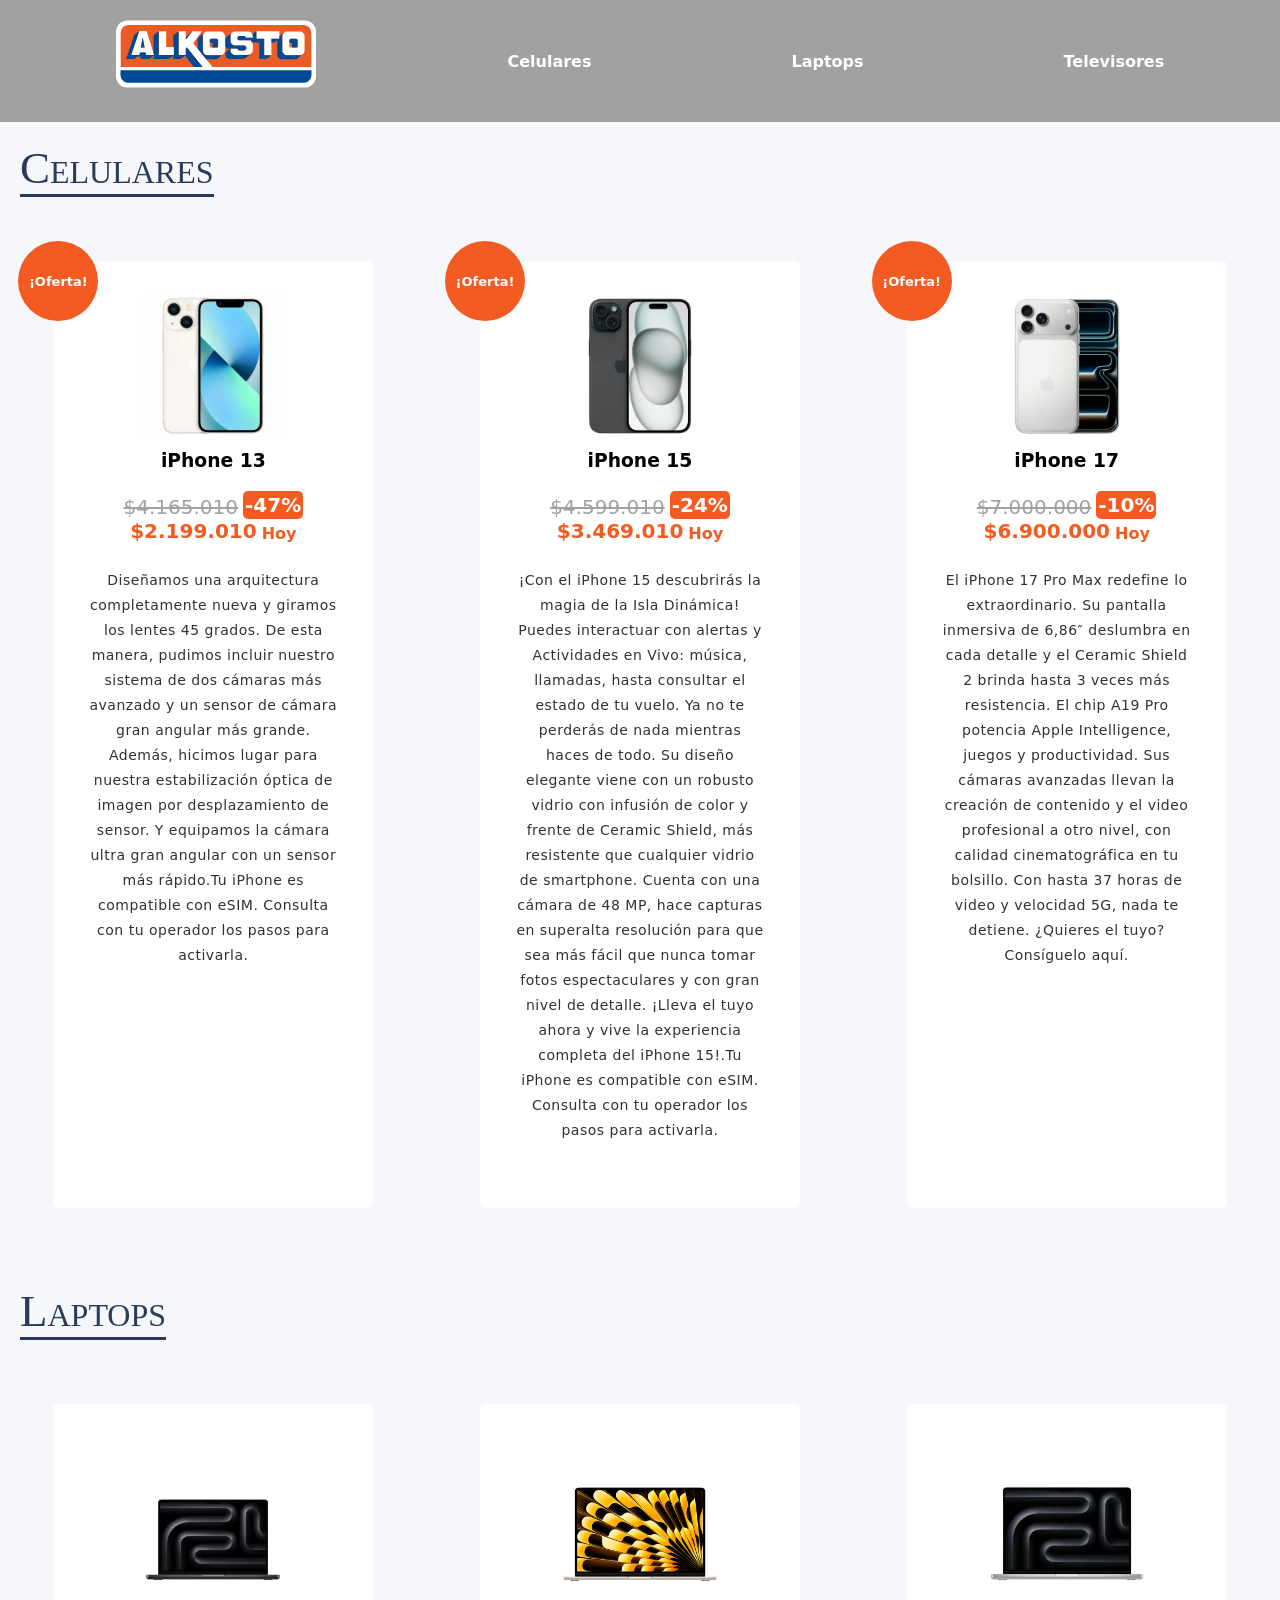
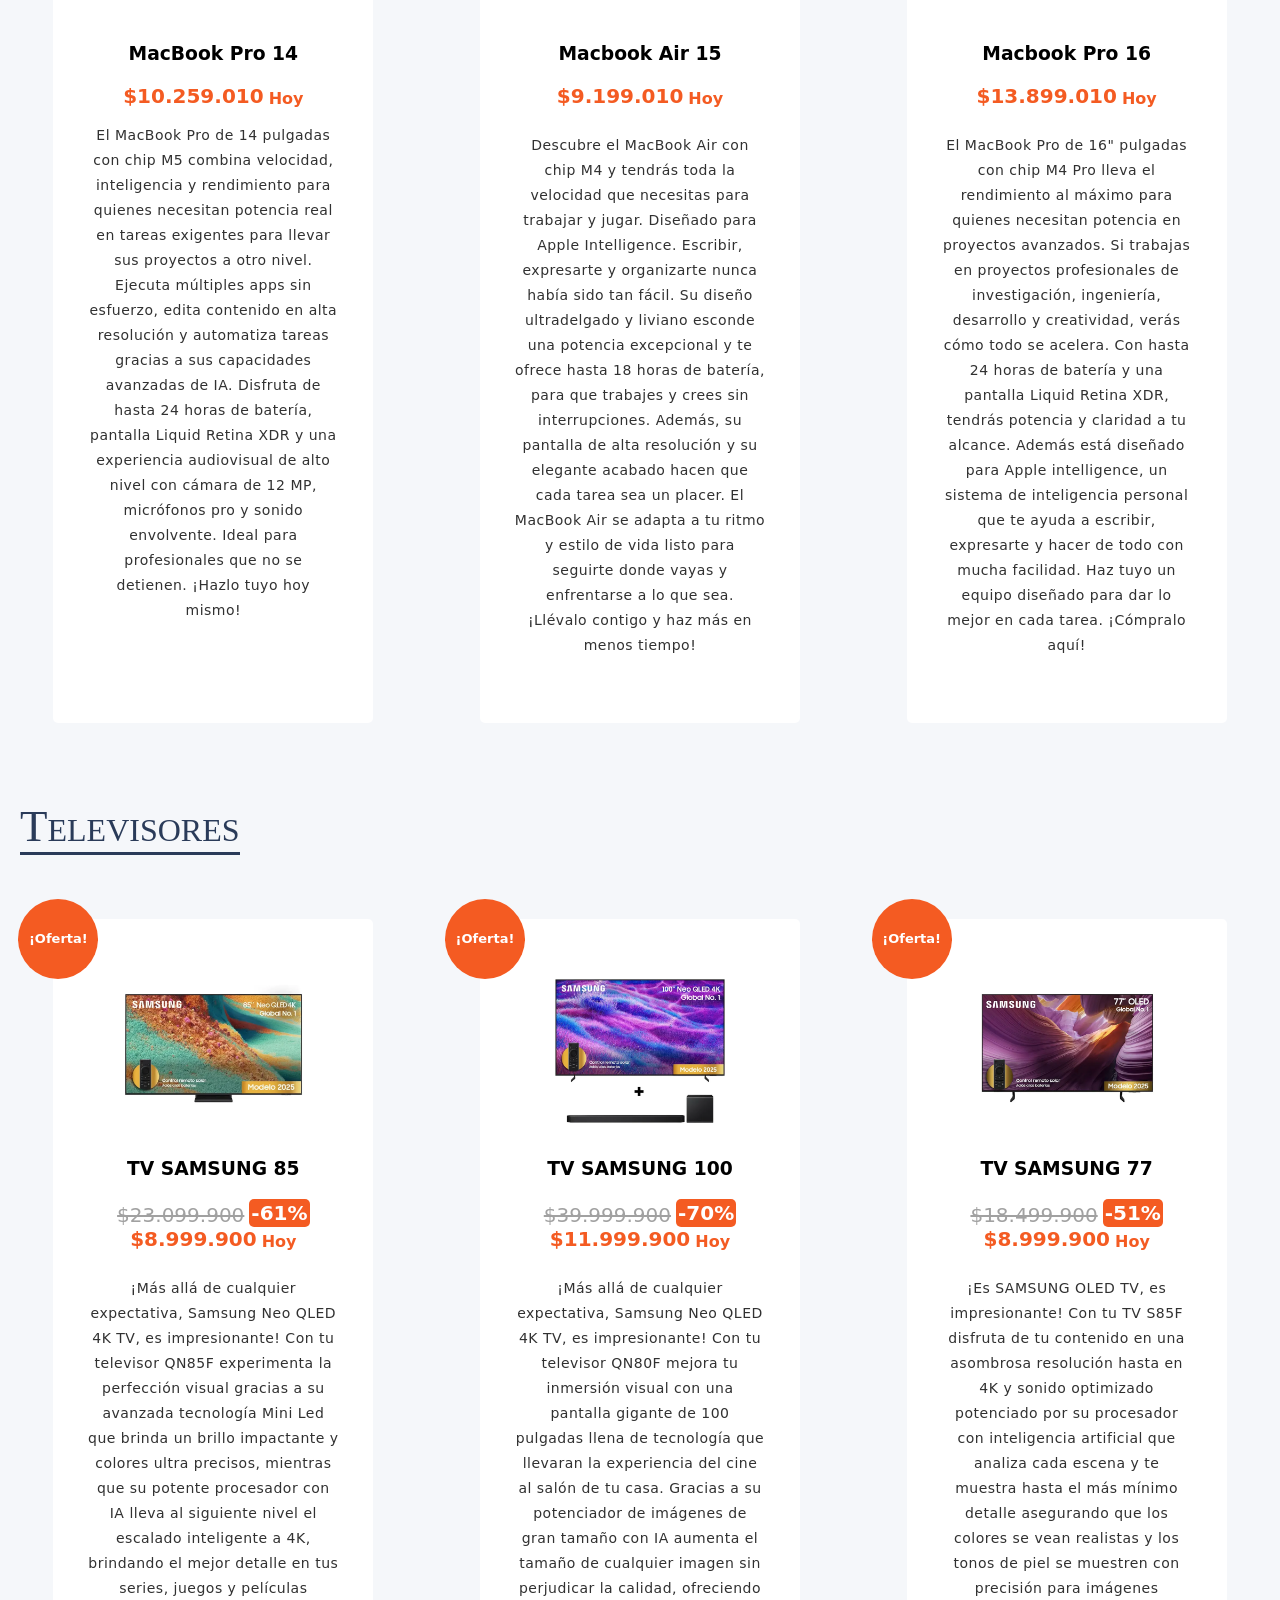
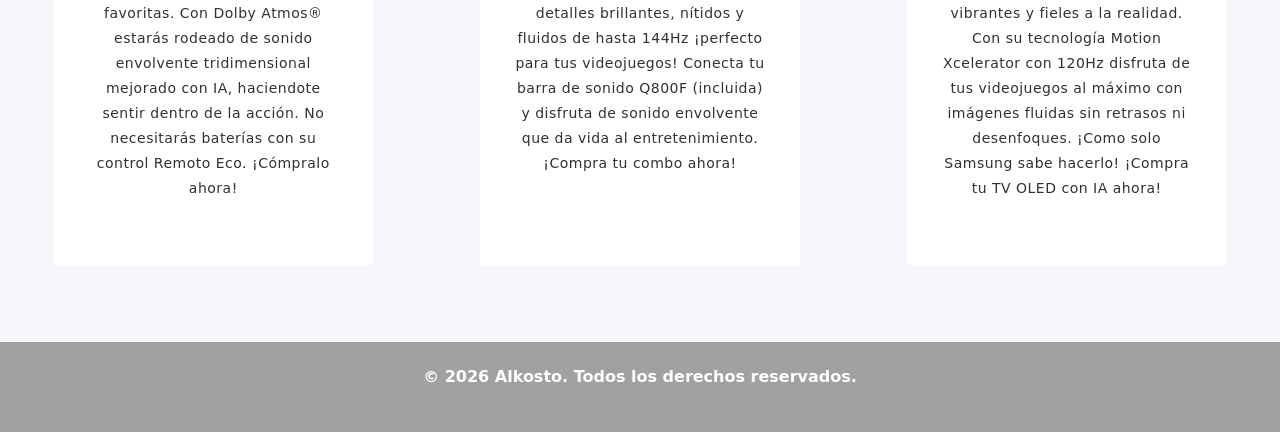
<file: A3Ejercicio/Index.html>
<!DOCTYPE html>
<html lang="en">

<head>
    <meta charset="UTF-8" />
    <meta name="viewport" content="width=device-width, initial-scale=1.0" />
    <link href="https://fonts.googleapis.com/css2?family=Material+Symbols+Outlined" rel="stylesheet" />
    <link rel="stylesheet" href="styles.css" />
    <!-- Enlazar La Pagina De Estilos -->
    <title>Alkosto</title>
</head>

<body>
    <!-- Etiqueta Semantica -> Encabezado -->
    <header>
        <!-- Etiqueta Semantica -> Contenido Multimedia -->
        <figure class="contenedorLogo">
            <!-- Imagen -> Logo Empresa -->
            <img src="Imagenes/Logo.svg" alt="Logo Empresarial Alkosto" title="Alkosto Ktronix" class="logo"/>
        </figure>

        <!-- Navbar -->
        <nav>
            <!-- Lista Desordenada -> Menu Navegacion -->
            <ul class="menuNavegacion">
                <!-- Elementos -->
                <li>
                    <a href="#phone">
                        <span class="material-symbols-outlined">mobile</span> <!-- Icono -> Responsive-->
                        <span class="texto">Celulares</span> <!-- No Responsive -->
                    </a>
                </li>
                <li>
                    <a href="#laptop">

                        <span class="material-symbols-outlined">laptop_mac</span>
                        <span class="texto">Laptops</span>

                    </a>
                
                </li>
                
                <li>
                    <a href="#tv">

                        <span class="material-symbols-outlined">tv</span>
                        <span class="texto">Televisores</span>

                    </a>
                
                
                </li>
            </ul>
        </nav>
    </header>

    <!-- Etiqueta Semantica -> Contenido Principal -->
    <main>
        <!-- Subtitulos -->
        <h2 class="subtitulos">Celulares</h2>

        <!-- Seccion -> Celulares -->
        <section class="celulares" id="phone">
            
            
            <!-- Articulo 1 -->
            <article class="art1 productos">

            <!-- Gadget -> Oferta -->
            <div class="gadget">
                <p class="oferta">¡Oferta!</p>
            </div>

                <figure class="contenedorImagenes">
                    <img src="Imagenes/Iphone13.webp" alt="Imagen Representativa iphone 13" title="iphone 13"
                        class="imagenesCelulares" />
                </figure>

                <!-- Subtitulos -->
                <h3 class="referencias">iPhone 13</h3>

                <!-- Contenedor Sin Descuento -->
                <div class="contenedorSinDescuento contenedoresPrecio">
                    <p class="precioSinDescuento">$4.165.010</p>
                    <span class="porcentajeDescuento">-47%</span>
                </div>

                <!-- Contenedor Con Descuento -->
                <div class="contenedorConDescuento contenedoresPrecio">
                    <p class="precioConDescuento">$2.199.010</p>
                    <span class="sufijo">Hoy</span>
                </div>

                <!-- Descripcion -->
                <p class="descripcion">
                    Diseñamos una arquitectura completamente nueva y giramos los lentes
                    45 grados. De esta manera, pudimos incluir nuestro sistema de dos
                    cámaras más avanzado y un sensor de cámara gran angular más grande.
                    Además, hicimos lugar para nuestra estabilización óptica de imagen
                    por desplazamiento de sensor. Y equipamos la cámara ultra gran
                    angular con un sensor más rápido.Tu iPhone es compatible con eSIM.
                    Consulta con tu operador los pasos para activarla.
                </p>

                <!-- Boton -->
                <button type="button" class="btnComprar">Comprar</button>

            </article>

            <!-- Articulo 2 -->
            <article class="art2 productos">


                <!-- Gadget -> Oferta -->
            <div class="gadget">
                <p class="oferta">¡Oferta!</p>
            </div>


                <figure class="contenedorImagenes">
                    <img src="Imagenes/Iphone15.webp" alt="Imagen Representativa iphone 15" title="iphone 15"
                        class="imagenesCelulares" />
                </figure>

                <!-- Subtitulos -->
                <h3 class="referencias">iPhone 15</h3>

                <!-- Contenedor Sin Descuento -->
                <div class="contenedorSinDescuento contenedoresPrecio">
                    <p class="precioSinDescuento">$4.599.010</p>
                    <span class="porcentajeDescuento">-24%</span>
                </div>

                <!-- Contenedor Con Descuento -->
                <div class="contenedorConDescuento contenedoresPrecio">
                    <p class="precioConDescuento">$3.469.010</p>
                    <span class="sufijo">Hoy</span>
                </div>

                <!-- Descripcion -->
                <p class="descripcion">
                    ¡Con el iPhone 15 descubrirás la magia de la Isla Dinámica! Puedes
                    interactuar con alertas y Actividades en Vivo: música, llamadas,
                    hasta consultar el estado de tu vuelo. Ya no te perderás de nada
                    mientras haces de todo. Su diseño elegante viene con un robusto
                    vidrio con infusión de color y frente de Ceramic Shield, más
                    resistente que cualquier vidrio de smartphone. Cuenta con una cámara
                    de 48 MP, hace capturas en superalta resolución para que sea más
                    fácil que nunca tomar fotos espectaculares y con gran nivel de
                    detalle. ¡Lleva el tuyo ahora y vive la experiencia completa del
                    iPhone 15!.Tu iPhone es compatible con eSIM. Consulta con tu
                    operador los pasos para activarla.
                </p>

                <!-- Boton -->
                <button type="button" class="btnComprar">Comprar</button>

            </article>

            <!-- Articulo 3 -->
            <article class="art3 productos">


                <!-- Gadget -> Oferta -->
            <div class="gadget">
                <p class="oferta">¡Oferta!</p>
            </div>


                <figure class="contenedorImagenes">
                    <img src="Imagenes/Iphone17.webp" alt="Imagen Representativa iphone 17" title="iphone 17"
                        class="imagenesCelulares" />
                </figure>

                <!-- Subtitulos -->
                <h3 class="referencias">iPhone 17</h3>

                <!-- Contenedor Sin Descuento -->
                <div class="contenedorSinDescuento contenedoresPrecio">
                    <p class="precioSinDescuento">$7.000.000</p>
                    <span class="porcentajeDescuento">-10%</span>
                </div>

                <!-- Contenedor Con Descuento -->
                <div class="contenedorConDescuento contenedoresPrecio">
                    <p class="precioConDescuento">$6.900.000</p>
                    <span class="sufijo">Hoy</span>
                </div>

                <!-- Descripcion -->
                <p class="descripcion">
                    El iPhone 17 Pro Max redefine lo extraordinario. Su pantalla
                    inmersiva de 6,86″ deslumbra en cada detalle y el Ceramic Shield 2
                    brinda hasta 3 veces más resistencia. El chip A19 Pro potencia Apple
                    Intelligence, juegos y productividad. Sus cámaras avanzadas llevan
                    la creación de contenido y el video profesional a otro nivel, con
                    calidad cinematográfica en tu bolsillo. Con hasta 37 horas de video
                    y velocidad 5G, nada te detiene. ¿Quieres el tuyo? Consíguelo aquí.
                </p>

                <!-- Boton -->
                <button type="button" class="btnComprar">Comprar</button>


            </article>
        </section>


        <!-- Subtitulos -->
        <h2 class="subtitulos" id="laptop">Laptops</h2>

        <!-- Seccion Laptops -->
        <section class="laptops">

            <!-- Articulo 4 -->
            <article class="art4 productos">


                <figure class="contenedorImagenes">
                    <img src="Imagenes/Macbook14.webp" alt="Imagen Representativa MacBook 14 Pro" title="MacBook 14 Pro"
                        class="imagenesLaptops"/>
                </figure>

                <!-- Subtitulos -->
                <h3 class="referencias">MacBook Pro 14</h3>

                <!-- Contenedor Sin Descuento -->
                <div class="contenedorSinDescuento contenedoresPrecio">
                    <p class="precioSinDescuento">$10.259.010</p>
                    <span class="sufijo">Hoy</span>
                </div>


                <!-- Descripcion -->
                <p class="descripcion">
                    El MacBook Pro de 14 pulgadas con chip M5 combina velocidad, inteligencia y rendimiento para quienes necesitan potencia real en tareas exigentes para llevar sus proyectos a otro nivel. Ejecuta múltiples apps sin esfuerzo, edita contenido en alta resolución y automatiza tareas gracias a sus capacidades avanzadas de IA. Disfruta de hasta 24 horas de batería, pantalla Liquid Retina XDR y una experiencia audiovisual de alto nivel con cámara de 12 MP, micrófonos pro y sonido envolvente. Ideal para profesionales que no se detienen. ¡Hazlo tuyo hoy mismo!
                </p>

                <!-- Boton -->
                <button type="button" class="btnComprar">Comprar</button>

            </article>



            <!-- Articulo 5 -->
            <article class="art5 productos">



                <figure class="contenedorImagenes">
                    <img src="Imagenes/MacBook15.webp" alt="Imagen Representativa Macbook Air 15" title="Macbook Air 15"
                        class="imagenesLaptops"/>
                </figure>

                <!-- Subtitulos -->
                <h3 class="referencias">Macbook Air 15</h3>


                <!-- Contenedor Con Descuento -->
                <div class="contenedorConDescuento contenedoresPrecio">
                    <p class="precioConDescuento">$9.199.010</p>
                    <span class="sufijo">Hoy</span>
                </div>

                <!-- Descripcion -->
                <p class="descripcion">
                    Descubre el MacBook Air con chip M4 y tendrás toda la velocidad que necesitas para trabajar y jugar. Diseñado para Apple Intelligence. Escribir, expresarte y organizarte nunca había sido tan fácil. Su diseño ultradelgado y liviano esconde una potencia excepcional y te ofrece hasta 18 horas de batería, para que trabajes y crees sin interrupciones. Además, su pantalla de alta resolución y su elegante acabado hacen que cada tarea sea un placer. El MacBook Air se adapta a tu ritmo y estilo de vida listo para seguirte donde vayas y enfrentarse a lo que sea. ¡Llévalo contigo y haz más en menos tiempo!
                </p>

                <!-- Boton -->
                <button type="button" class="btnComprar">Comprar</button>

            </article>



            <!-- Articulo 6 -->
            <article class="art6 productos">



                <figure class="contenedorImagenes">
                    <img src="Imagenes/Macbook 16.webp" alt="Imagen Representativa Macbook Pro 16" title="Macbook Pro 16"
                        class="imagenesLaptops"/>
                </figure>

                <!-- Subtitulos -->
                <h3 class="referencias">Macbook Pro 16</h3>


                <!-- Contenedor Con Descuento -->
                <div class="contenedorConDescuento contenedoresPrecio">
                    <p class="precioConDescuento">$13.899.010</p>
                    <span class="sufijo">Hoy</span>
                </div>

                <!-- Descripcion -->
                <p class="descripcion">
                    El MacBook Pro de 16" pulgadas con chip M4 Pro lleva el rendimiento al máximo para quienes necesitan potencia en proyectos avanzados. Si trabajas en proyectos profesionales de investigación, ingeniería, desarrollo y creatividad, verás cómo todo se acelera. Con hasta 24 horas de batería y una pantalla Liquid Retina XDR, tendrás potencia y claridad a tu alcance. Además está diseñado para Apple intelligence, un sistema de inteligencia personal que te ayuda a escribir, expresarte y hacer de todo con mucha facilidad. Haz tuyo un equipo diseñado para dar lo mejor en cada tarea. ¡Cómpralo aquí!
                </p>

                <!-- Boton -->
                <button type="button" class="btnComprar">Comprar</button>


            </article>


        </section>



        
        <!-- Subtitulos -->
        <h2 class="subtitulos" id="tv">Televisores</h2>


        <!-- Seccion De Televisores -->
        <section class="televisores">

                <!-- Articulo 7 -->
            <article class="art7 productos">

            <!-- Gadget -> Oferta -->
            <div class="gadget">
                <p class="oferta">¡Oferta!</p>
            </div>

                <figure class="contenedorImagenes">
                    <img src="Imagenes/Samsung85.webp" alt="Imagen Representativa TV SAMSUNG 85" title="TV SAMSUNG 85"
                        class="imagenesTelevisores"/>
                </figure>

                <!-- Subtitulos -->
                <h3 class="referencias">TV SAMSUNG 85</h3>

                <!-- Contenedor Sin Descuento -->
                <div class="contenedorSinDescuento contenedoresPrecio">
                    <p class="precioSinDescuento">$23.099.900</p>
                    <span class="porcentajeDescuento">-61%</span>
                </div>

                <!-- Contenedor Con Descuento -->
                <div class="contenedorConDescuento contenedoresPrecio">
                    <p class="precioConDescuento">$8.999.900</p>
                    <span class="sufijo">Hoy</span>
                </div>

                <!-- Descripcion -->
                <p class="descripcion">
                    ¡Más allá de cualquier expectativa, Samsung Neo QLED 4K TV, es impresionante! Con tu televisor QN85F experimenta la perfección visual gracias a su avanzada tecnología Mini Led que brinda un brillo impactante y colores ultra precisos, mientras que su potente procesador con IA lleva al siguiente nivel el escalado inteligente a 4K, brindando el mejor detalle en tus series, juegos y películas favoritas. Con Dolby Atmos® estarás rodeado de sonido envolvente tridimensional mejorado con IA, haciendote sentir dentro de la acción. No necesitarás baterías con su control Remoto Eco. ¡Cómpralo ahora!
                </p>

                <!-- Boton -->
                <button type="button" class="btnComprar">Comprar</button>

            </article>

            <!-- Articulo 8 -->
            <article class="art8 productos">


                <!-- Gadget -> Oferta -->
            <div class="gadget">
                <p class="oferta">¡Oferta!</p>
            </div>


                <figure class="contenedorImagenes">
                    <img src="Imagenes/Samsung100.webp" alt="Imagen Representativa TV SAMSUNG 100" title="TV SAMSUNG 100"
                        class="imagenesTelevisores"/>
                </figure>

                <!-- Subtitulos -->
                <h3 class="referencias">TV SAMSUNG 100</h3>

                <!-- Contenedor Sin Descuento -->
                <div class="contenedorSinDescuento contenedoresPrecio">
                    <p class="precioSinDescuento">$39.999.900</p>
                    <span class="porcentajeDescuento">-70%</span>
                </div>

                <!-- Contenedor Con Descuento -->
                <div class="contenedorConDescuento contenedoresPrecio">
                    <p class="precioConDescuento">$11.999.900</p>
                    <span class="sufijo">Hoy</span>
                </div>

                <!-- Descripcion -->
                <p class="descripcion">
                    ¡Más allá de cualquier expectativa, Samsung Neo QLED 4K TV, es impresionante! Con tu televisor QN80F mejora tu inmersión visual con una pantalla gigante de 100 pulgadas llena de tecnología que llevaran la experiencia del cine al salón de tu casa. Gracias a su potenciador de imágenes de gran tamaño con IA aumenta el tamaño de cualquier imagen sin perjudicar la calidad, ofreciendo detalles brillantes, nítidos y fluidos de hasta 144Hz ¡perfecto para tus videojuegos! Conecta tu barra de sonido Q800F (incluida) y disfruta de sonido envolvente que da vida al entretenimiento. ¡Compra tu combo ahora!
                </p>

                <!-- Boton -->
                <button type="button" class="btnComprar">Comprar</button>

            </article>

            <!-- Articulo 9 -->
            <article class="art9 productos">


                <!-- Gadget -> Oferta -->
            <div class="gadget">
                <p class="oferta">¡Oferta!</p>
            </div>


                <figure class="contenedorImagenes">
                    <img src="Imagenes/Samsung77.webp" alt="Imagen Representativa TV SAMSUNG 77" title="TV SAMSUNG 77"
                        class="imagenesTelevisores"/>
                </figure>

                <!-- Subtitulos -->
                <h3 class="referencias">TV SAMSUNG 77</h3>

                <!-- Contenedor Sin Descuento -->
                <div class="contenedorSinDescuento contenedoresPrecio">
                    <p class="precioSinDescuento">$18.499.900</p>
                    <span class="porcentajeDescuento">-51%</span>
                </div>

                <!-- Contenedor Con Descuento -->
                <div class="contenedorConDescuento contenedoresPrecio">
                    <p class="precioConDescuento">$8.999.900</p>
                    <span class="sufijo">Hoy</span>
                </div>

                <!-- Descripcion -->
                <p class="descripcion">
                    ¡Es SAMSUNG OLED TV, es impresionante! Con tu TV S85F disfruta de tu contenido en una asombrosa resolución hasta en 4K y sonido optimizado potenciado por su procesador con inteligencia artificial que analiza cada escena y te muestra hasta el más mínimo detalle asegurando que los colores se vean realistas y los tonos de piel se muestren con precisión para imágenes vibrantes y fieles a la realidad. Con su tecnología Motion Xcelerator con 120Hz disfruta de tus videojuegos al máximo con imágenes fluidas sin retrasos ni desenfoques. ¡Como solo Samsung sabe hacerlo! ¡Compra tu TV OLED con IA ahora!
                </p>

                <!-- Boton -->
                <button type="button" class="btnComprar">Comprar</button>


            </article>

        </section>







    </main>

    <!-- Etiqueta Semantica -> Pie De Pagina -->
    <footer>
        
        <p>© 2026 Alkosto. Todos los derechos reservados.</p>
    </footer>
</body>

</html>
</file>
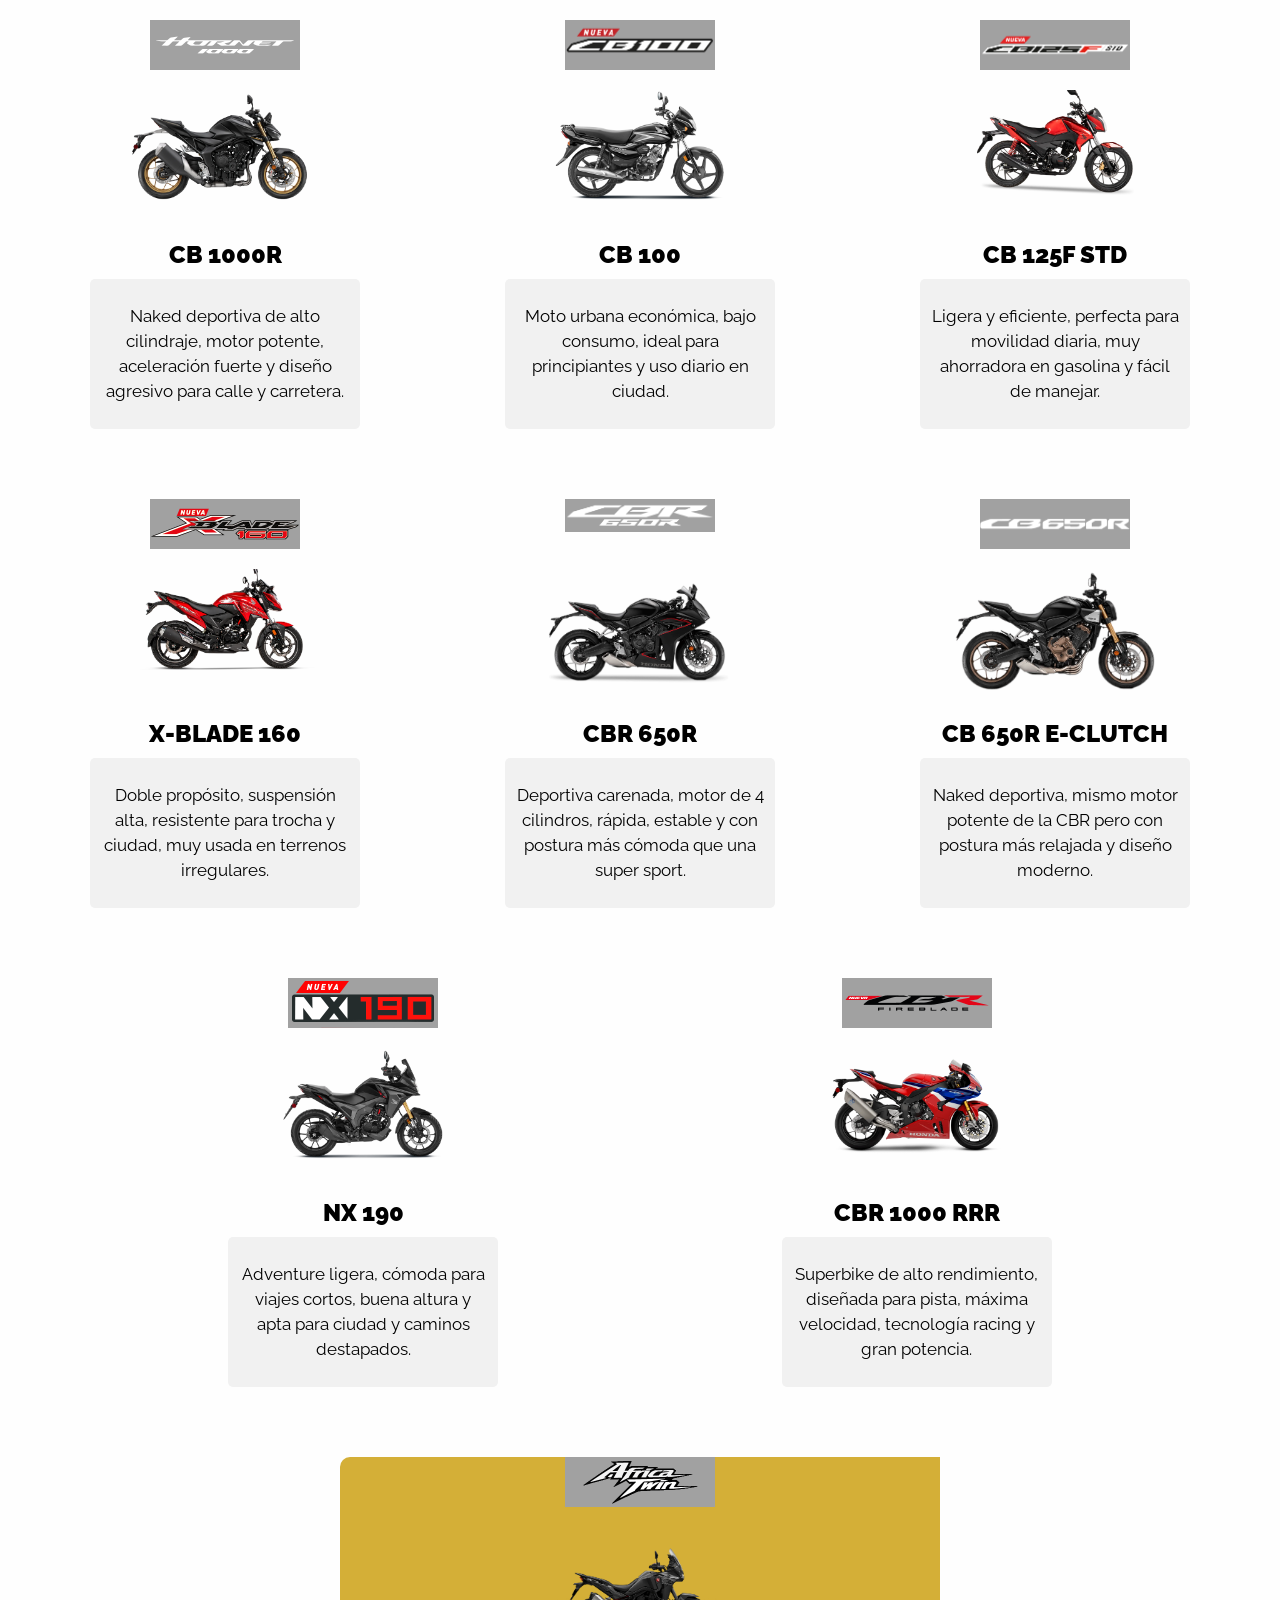
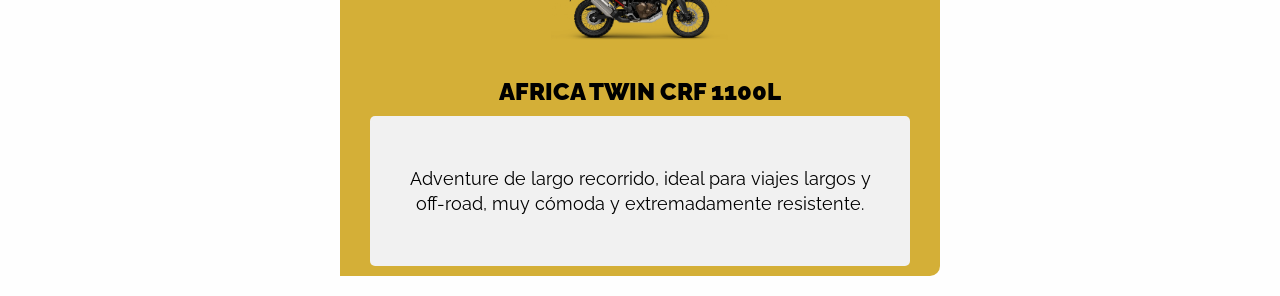
<file: A6Ejercicio/Index.html>
<!DOCTYPE html>
<html lang="en">

<head>
    <meta charset="UTF-8" />
    <meta name="viewport" content="width=device-width, initial-scale=1.0" />
    <link rel="stylesheet" href="styles.css" />
    <!-- Enlazamos La Hoja De Estilos -->
    <title>Honda</title>
</head>

<body>
    <!-- Encabezado -->
    <header></header>

    <!-- Contenido Principal -->
    <main>







        <!-- Seccion -> Container Cards -->
        <section class="container-cards">
        
        
        
            <!-- Card 1 -->
            <article class="cards">
        
                <!-- Container Logo -->
                <figure class="container-logo">
                    <img src="Imagenes/Logo-Hornet-bln.webp" alt="Logo CB 1000R" title="CB 1000R" class="logos"/>
                </figure>

        
                <!-- Container Motorcycle Images  -->
                <figure class="container-motorcycle-images">
                    <!-- Motorcycle Images  -->
                    <img src="Imagenes/CB-1000R.webp" alt="Imagen Honda CB 1000R" title="Honda CB 1000R"
                        class="motorcycles-images"/>
                </figure>

                
                <!-- Subtitle -->
                <h2 class="subtitles">CB 1000R</h2>


                <!-- Description -->
                <p class="description">

                    Naked deportiva de alto cilindraje, motor potente, aceleración fuerte y diseño agresivo para calle y carretera.

                </p>


            </article>





            <!-- Card 2 -->
            <article class="cards">

                
                <!-- Container Logo -->
                <figure class="container-logo">
                    <img src="Imagenes/LogoCB100.webp" alt="Logo CB100" title="CB100" class="logos"/>
                </figure>

        
        
                <!-- Container Motorcycle Images  -->
                <figure class="container-motorcycle-images">
                    <!-- Motorcycle Images  -->
                    <img src="Imagenes/honda-cb-100-negra (1).webp" alt="Imagen Honda CB100" title="Honda CB100"
                        class="motorcycles-images"/>
                </figure>


                
                <!-- Subtitle -->
                <h2 class="subtitles">CB 100</h2>

                
                <!-- Description -->
                <p class="description">

                    Moto urbana económica, bajo consumo, ideal para principiantes y uso diario en ciudad.
                    
                </p>


            </article>





            <!-- Card 3 -->
            <article class="cards">

                
                <!-- Container Logo -->
                <figure class="container-logo">
                    <img src="Imagenes/LogoCB125FSTD.webp" alt="Logo CB125F STD" title="CB125F STD" class="logos"/>
                </figure>

        
        
                <!-- Container Motorcycle Images  -->
                <figure class="container-motorcycle-images">
                    <!-- Motorcycle Images  -->
                    <img src="Imagenes/honda-cb125f-std-rojo.webp" alt="Imagen Honda CB125F STD" title="Honda CB125F STD"
                        class="motorcycles-images"/>
                </figure>

                
                <!-- Subtitle -->
                <h2 class="subtitles">CB 125F STD</h2>

                
                <!-- Description -->
                <p class="description">

                    Ligera y eficiente, perfecta para movilidad diaria, muy ahorradora en gasolina y fácil de manejar.
                    
                </p>
            
            </article>




            <!-- Card 4 -->
            <article class="cards">

                
                <!-- Container Logo -->
                <figure class="container-logo">
                    <img src="Imagenes/logoxblade_web-02.webp" alt="Logo X-Blade 160" title="X-Blade 160" class="logos"/>
                </figure>

        
        
                <!-- Container Motorcycle Images  -->
                <figure class="container-motorcycle-images">
                    <!-- Motorcycle Images  -->
                    <img src="Imagenes/xblade160-rojo.webp" alt="Imagen Honda X-Blade 160" title="Honda X-Blade 160"
                        class="motorcycles-images"/>
                </figure>

                
                <!-- Subtitle -->
                <h2 class="subtitles">X-Blade 160</h2>

                
                <!-- Description -->
                <p class="description">

                    Doble propósito, suspensión alta, resistente para trocha y ciudad, muy usada en terrenos irregulares.
                    
                </p>
            
            </article>




            <!-- Card 5 -->
            <article class="cards">

                
                <!-- Container Logo -->
                <figure class="container-logo">
                    <img src="Imagenes/logo-CBR.webp" alt="Logo CBR 650R" title="CBR 650R" class="logos"/>
                </figure>

        
        
                <!-- Container Motorcycle Images  -->
                <figure class="container-motorcycle-images">
                    <!-- Motorcycle Images  -->
                    <img src="Imagenes/CBR-650R-2024-nueva.webp" alt="Imagen Honda CBR 650R" title="Honda CBR 650R"
                        class="motorcycles-images"/>
                </figure>

                
                <!-- Subtitle -->
                <h2 class="subtitles">CBR 650R</h2>

                
                <!-- Description -->
                <p class="description">

                    Deportiva carenada, motor de 4 cilindros, rápida, estable y con postura más cómoda que una super sport.
                    
                </p>
            
            </article>




            <!-- Card 6 -->
            <article class="cards">

                
                <!-- Container Logo -->
                <figure class="container-logo">
                    <img src="Imagenes/Logo-Oscuro.webp" alt="Logo CB 650R E-clutch" title="CB 650R E-clutch" class="logos"/>
                </figure>

        
        
                <!-- Container Motorcycle Images  -->
                <figure class="container-motorcycle-images">
                    <!-- Motorcycle Images  -->
                    <img src="Imagenes/CB-650R-NEGRO-ECLUTCH.webp" alt="Imagen Honda CB 650R E-clutch" title="Honda CB 650R E-clutch"
                        class="motorcycles-images"/>
                </figure>

                
                <!-- Subtitle -->
                <h2 class="subtitles">CB 650R E-clutch</h2>

                
                <!-- Description -->
                <p class="description">

                    Naked deportiva, mismo motor potente de la CBR pero con postura más relajada y diseño moderno.
                    
                </p>
                
            </article>
        



            
            <!-- Card 7 -->
            <article class="cards">

                
                <!-- Container Logo -->
                <figure class="container-logo">
                    <img src="Imagenes/logo-nx190.webp" alt="Logo NX 190" title="NX 190" class="logos"/>
                </figure>

        
        
                <!-- Container Motorcycle Images  -->
                <figure class="container-motorcycle-images">
                    <!-- Motorcycle Images  -->
                    <img src="Imagenes/honda-nx190-negro-nueva.webp" alt="Imagen Honda NX 190" title="Honda NX 190"
                        class="motorcycles-images"/>
                </figure>

                
                <!-- Subtitle -->
                <h2 class="subtitles">NX 190</h2>
                
                
                <!-- Description -->
                <p class="description">

                    Adventure ligera, cómoda para viajes cortos, buena altura y apta para ciudad y caminos destapados.
                    
                </p>

            </article>
        

            
            <!-- Card 8 -->
            <article class="cards">

                
                <!-- Container Logo -->
                <figure class="container-logo">
                    <img src="Imagenes/Logo-CBR-1000.webp" alt="Logo CBR 1000 RRR" title="CBR 1000 RRR" class="logos"/>
                </figure>

        
        
                <!-- Container Motorcycle Images  -->
                <figure class="container-motorcycle-images">
                    <!-- Motorcycle Images  -->
                    <img src="Imagenes/CBR-1000-RRR-honda.webp" alt="Imagen Honda CBR 1000 RRR" title="Honda CBR 1000 RRR"
                        class="motorcycles-images"/>
                </figure>

                
                <!-- Subtitle -->
                <h2 class="subtitles">CBR 1000 RRR</h2>

                
                <!-- Description -->
                <p class="description">

                    Superbike de alto rendimiento, diseñada para pista, máxima velocidad, tecnología racing y gran potencia.
                    
                </p>
                
            </article>
        


            
            <!-- Card 9 -->
            <article class="cards card-especial">

                
                <!-- Container Logo -->
                <figure class="container-logo">
                    <img src="Imagenes/Logo-African-Fondo-Oscuro-30741.webp" alt="Logo AFRICA TWIN CRF 1100L" title="AFRICA TWIN CRF 1100L" class="logos"/>
                </figure>

        
        
                <!-- Container Motorcycle Images  -->
                <figure class="container-motorcycle-images">
                    <!-- Motorcycle Images  -->
                    <img src="Imagenes/nueva-Africa-Twin-1100-negro.webp" alt="Imagen Honda AFRICA TWIN CRF 1100L" title="Honda AFRICA TWIN CRF 1100L"
                        class="motorcycles-images"/>
                </figure>

                
                <!-- Subtitle -->
                <h2 class="subtitles">AFRICA TWIN CRF 1100L</h2>

                
                <!-- Description -->
                <p class="description">

                    Adventure de largo recorrido, ideal para viajes largos y off-road, muy cómoda y extremadamente resistente.
                    
                </p>
                
            </article>


        
        
        
        </section>
    </main>
</body>

</html>
</file>
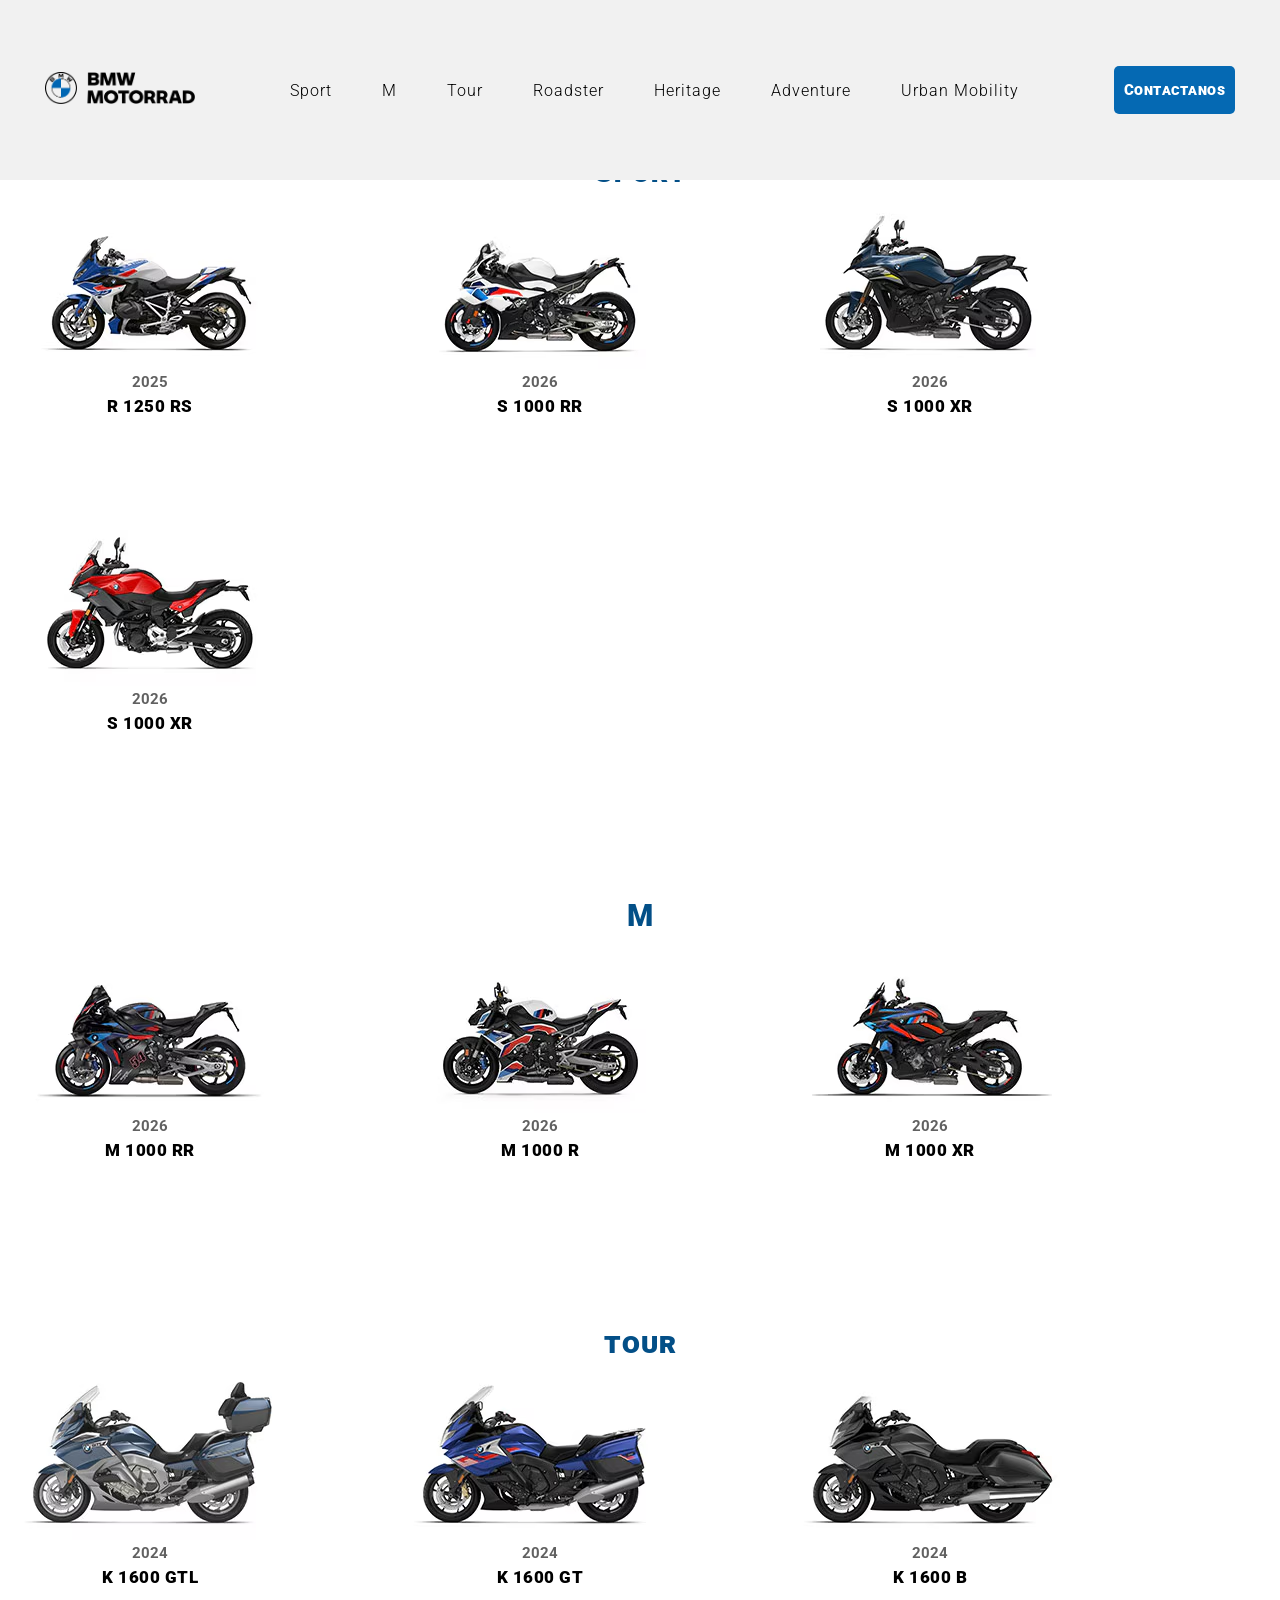
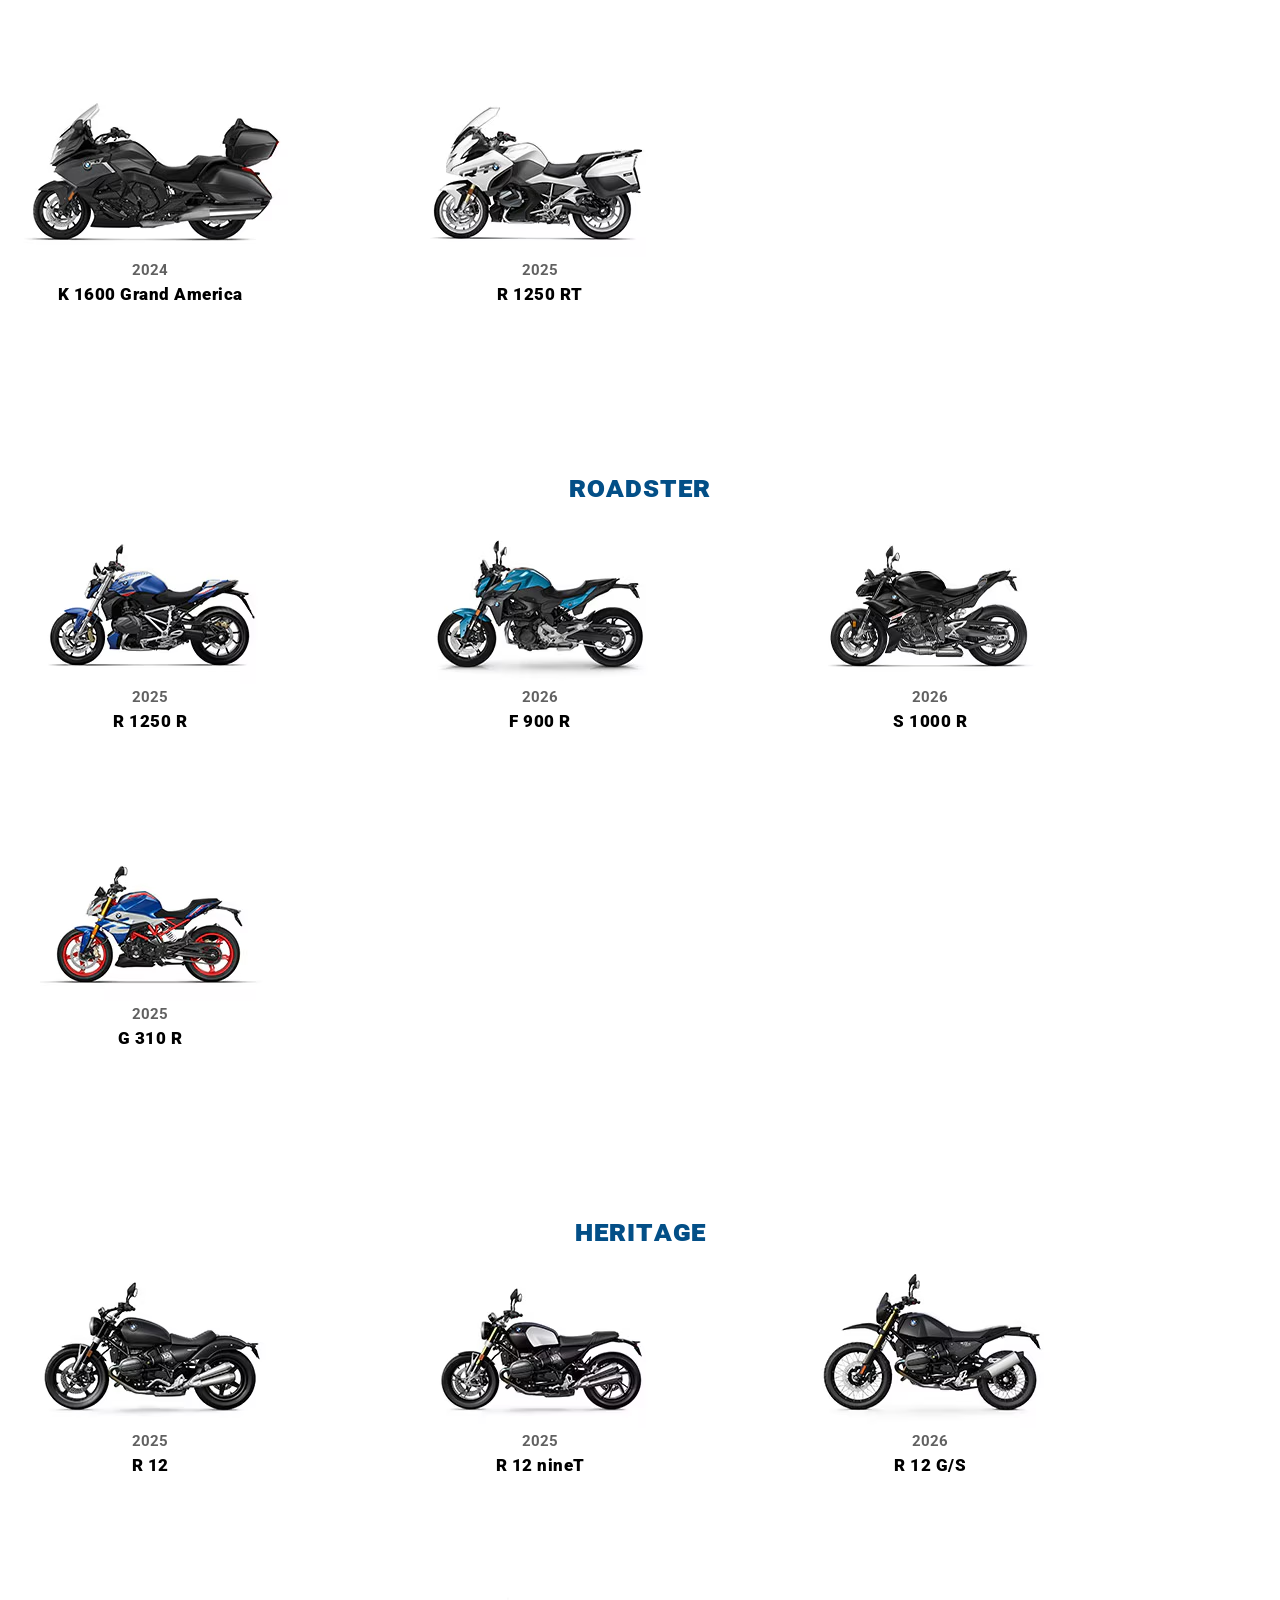
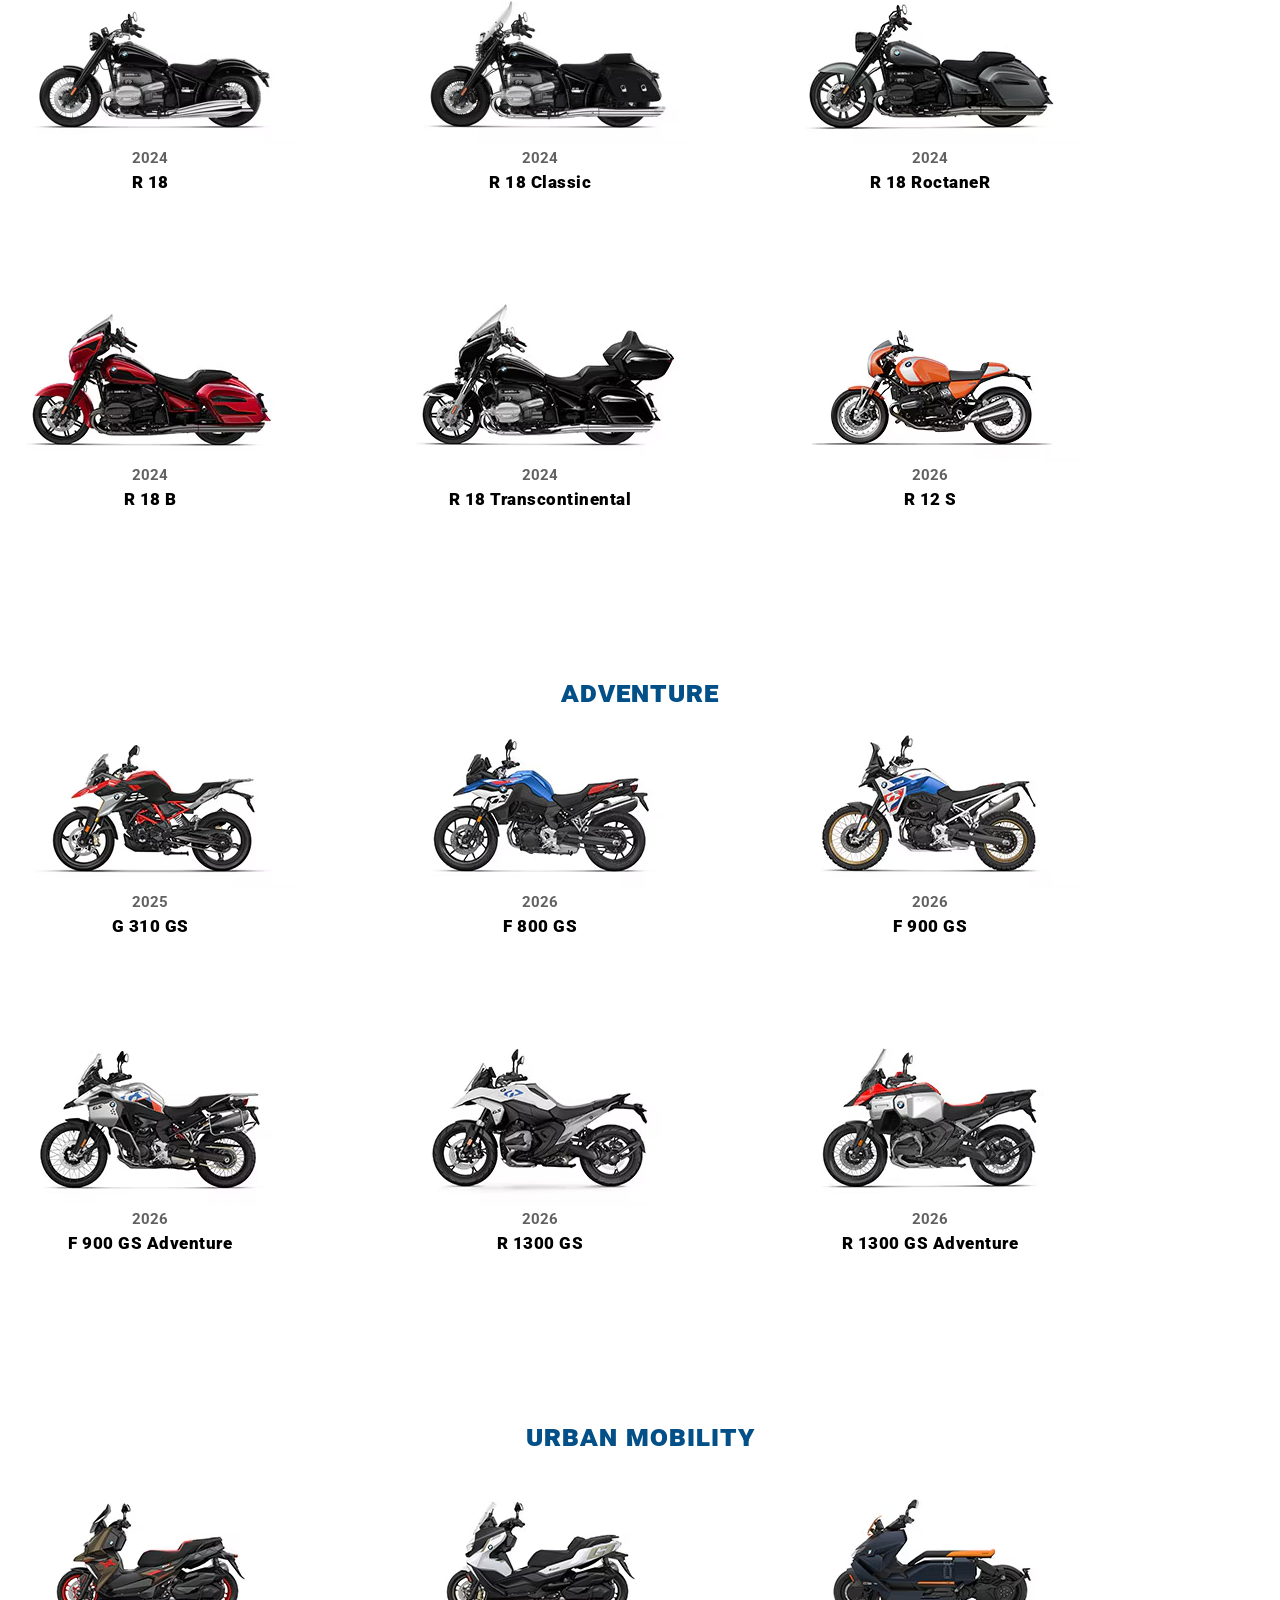
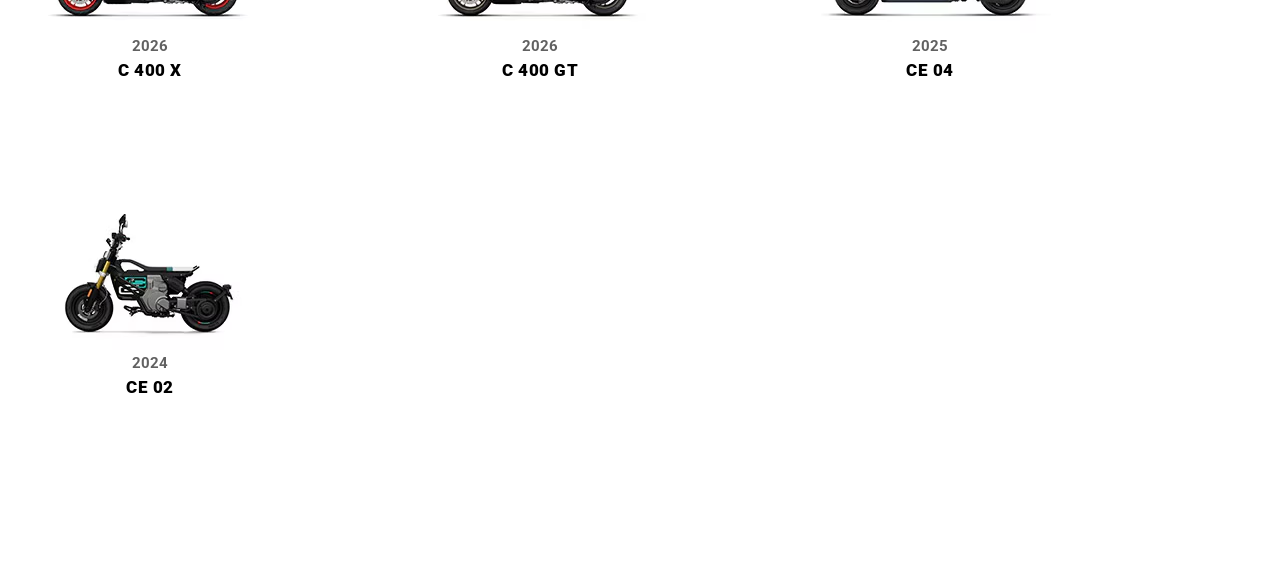
<file: A7Ejercicio/Index.html>
<!DOCTYPE html>
<html lang="en">
<head>
    <meta charset="UTF-8">
    <meta name="viewport" content="width=device-width, initial-scale=1.0">
    <link rel="stylesheet" href="styles.css"> <!-- Enlazamos La Pagina De Estilos-->
    <title>BMW Oficial</title>
</head>
<body>


    <!-- Encabezado -->
    <header>


        <!-- Seccion Header -->
        <section class="header">

        <!-- Etiqueta Semantica -> Multimedia Content -->
        <figure class="container-logo">

            <!-- Picture -->
            <a href="https://www.bmw-motorrad.co/es/home.html#/filter-todo" target="_blank"><img src="Imagenes/Logo_BMW_Motorrad_2021.svg.png" alt="Logo BMW Motorrad" title="LOGO BMW MOTORROD" class="logo"></a>

        </figure>


        <!-- Navigation Menu  -->
        <nav class="navigation-menu">

            <!-- Disordered List -->
            <ul class="list-navigation-menu">
                <!-- Elements List -->
                <li><a href="#sport">sport</a></li>
                <li><a href="#m">m</a></li>
                <li><a href="#tour">tour</a></li>
                <li><a href="#roadster">roadster</a></li>
                <li><a href="#heritage">heritage</a></li>
                <li><a href="#adventure">adventure</a></li>
                <li><a href="#urban-mobility">urban mobility</a></li>
            </ul>

        </nav>



        <!-- Button -->
        <button type="button"><a href="https://www.bmw-motorrad.co/es/contact.html">contactanos</a></button>


        </section>





    </header>

    

    <!-- Main Information -->
    <main>

        <!-- Cards Container -->
        <section class="cards-container">


            
                
            <!-- Subtitle Section Sport -->
            <h2 class="subtitulos">Sport</h2>

            <!-- Sport Section -->
            <section id="sport">


            <!-- Card 1 -->
            <article class="cards">

                <!-- Etiqueta Semantica -> Multimedia Content -->
                <figure>

                    <!-- Picture -->
                    <img src="Imagenes/Imagen-R-1250-RS.avif" alt="Imagen Representativa R 1250 RS" title="R 1250 RS" class="pictures">

                </figure>

                <!-- Año Lanzamiento -->
                <h3 class="año">2025</h3>


                <!-- Subtitulos -->
                <h2 class="referencia">R 1250 RS</h2>



            </article>
            
        
            <!-- Card 2 -->
            <article class="cards">

                <!-- Etiqueta Semantica -> Multimedia Content -->
                <figure>

                    <!-- Picture -->
                    <img src="Imagenes/Imagen-S-1000-RR.avif" alt="Imagen Representativa S 1000 RR" title="S 1000 RR" class="pictures">

                </figure>


                
                <!-- Año Lanzamiento -->
                <h3 class="año">2026</h3>

                <!-- Subtitulos -->
                <h2 class="referencia">S 1000 RR</h2>



            </article>
        
            
            <!-- Card 3 -->
            <article class="cards">

                
                <!-- Etiqueta Semantica -> Multimedia Content -->
                <figure>

                    <!-- Picture -->
                    <img src="Imagenes/Imagen-S-1000-XR.avif" alt="Imagen Representativa S 1000 XR" title="S 1000 XR" class="pictures">

                </figure>

                
                <!-- Año Lanzamiento -->
                <h3 class="año">2026</h3>

                <!-- Subtitulos -->
                <h2 class="referencia">S 1000 XR</h2>



            </article>
            

            <!-- Card 4 -->
            <article class="cards">

                <!-- Etiqueta Semantica -> Multimedia Content -->
                <figure>

                    <!-- Picture -->
                    <img src="Imagenes/Imagen-F-900-XR.avif" alt="Imagen Representativa F 900 XR" title="F 900 XR" class="pictures">

                </figure>

                
                <!-- Año Lanzamiento -->
                <h3 class="año">2026</h3>

                <!-- Subtitulos -->
                <h2 class="referencia">S 1000 XR</h2>



            </article>


            </section> <!-- Fin Sport Section -->
            


            <!-- Subtitle Section M -->
            <h2 class="subtitulos">M</h2>


            <!-- M Section -->
            <section id="m">


            <!-- Card 5 -->
            <article class="cards">

                <!-- Etiqueta Semantica -> Multimedia Content -->
                <figure>

                    <!-- Picture -->
                    <img src="Imagenes/Imagen-M-1000-RR.avif" alt="Imagen Representativa M 1000 RR" title="M 1000 RR" class="pictures">

                </figure>


                
                <!-- Año Lanzamiento -->
                <h3 class="año">2026</h3>

                <!-- Subtitulos -->
                <h2 class="referencia">M 1000 RR</h2>


            </article>
            

            <!-- Card 6 -->
            <article class="cards">

                <!-- Etiqueta Semantica -> Multimedia Content -->
                <figure>

                    <!-- Picture -->
                    <img src="Imagenes/Imagen-M-1000-R.avif" alt="Imagen Representativa M 1000 R" title="M 1000 R" class="pictures">

                </figure>

                
                <!-- Año Lanzamiento -->
                <h3 class="año">2026</h3>

                <!-- Subtitulos -->
                <h2 class="referencia">M 1000 R</h2>


            </article>
            

            <!-- Card 7 -->
            <article class="cards">

                <!-- Etiqueta Semantica -> Multimedia Content -->
                <figure>

                    <!-- Picture -->
                    <img src="Imagenes/Imagen-M-1000-XR.avif" alt="Imagen Representativa M 1000 XR" title="M 1000 XR" class="pictures">

                </figure>

                
                <!-- Año Lanzamiento -->
                <h3 class="año">2026</h3>

                <!-- Subtitulos -->
                <h2 class="referencia">M 1000 XR</h2>


            </article>


            </section> <!-- Fin M Section-->



            
            <!-- Subtitle Section tour -->
            <h2 class="subtitulos">tour</h2>

            <!-- Tour Section -->
            <section id="tour">

            

            <!-- Card 8 -->
            <article class="cards">

                <!-- Etiqueta Semantica -> Multimedia Content -->
                <figure>

                    <!-- Picture -->
                    <img src="Imagenes/Imagen-K -600-GTL.avif" alt="Imagen Representativa K 1600 GTL" title="K 1600 GTL" class="pictures">

                </figure>

                
                <!-- Año Lanzamiento -->
                <h3 class="año">2024</h3>


                <!-- Subtitulos -->
                <h2 class="referencia">K 1600 GTL</h2>


            </article>
            

            <!-- Card 9 -->
            <article class="cards">

                <!-- Etiqueta Semantica -> Multimedia Content -->
                <figure>

                    <!-- Picture -->
                    <img src="Imagenes/Imagen-K-1600-GT.avif" alt="Imagen Representativa K 1600 GT" title="K 1600 GT" class="pictures">

                </figure>

                
                <!-- Año Lanzamiento -->
                <h3 class="año">2024</h3>


                <!-- Subtitulos -->
                <h2 class="referencia">K 1600 GT</h2>


            </article>



            <!-- Card 10 -->
            <article class="cards">

                <!-- Etiqueta Semantica -> Multimedia Content -->
                <figure>

                    <!-- Picture -->
                    <img src="Imagenes/Imagen-K-1600-B.avif" alt="Imagen Representativa K 1600 B" title="K 1600 B" class="pictures">

                </figure>

                
                <!-- Año Lanzamiento -->
                <h3 class="año">2024</h3>

                <!-- Subtitulos -->
                <h2 class="referencia">K 1600 B</h2>


            </article>


            <!-- Card 11 -->
            <article class="cards">

                <!-- Etiqueta Semantica -> Multimedia Content -->
                <figure>

                    <!-- Picture -->
                    <img src="Imagenes/Imagen-K-1600-Grand-America.avif" alt="Imagen Representativa K 1600 Grand America" title="K 1600 Grand America" class="pictures">

                </figure>

                
                <!-- Año Lanzamiento -->
                <h3 class="año">2024</h3>


                <!-- Subtitulos -->
                <h2 class="referencia">K 1600 Grand America</h2>


            </article>


            <!-- Card 12 -->
            <article class="cards">

                <!-- Etiqueta Semantica -> Multimedia Content -->
                <figure>

                    <!-- Picture -->
                    <img src="Imagenes/Imagen-R-1250-RT.avif" alt="Imagen Representativa R 1250 RT" title="R 1250 RT" class="pictures">

                </figure>

                
                <!-- Año Lanzamiento -->
                <h3 class="año">2025</h3>


                <!-- Subtitulos -->
                <h2 class="referencia">R 1250 RT</h2>


            </article>


            </section> <!-- Fin Section Tour-->



            
            <!-- Subtitle Section roadster -->
            <h2 class="subtitulos">roadster</h2>


            <!-- Roadster Section -->
            <section id="roadster">


            <!-- Card 13 -->
            <article class="cards">

                <!-- Etiqueta Semantica -> Multimedia Content -->
                <figure>

                    <!-- Picture -->
                    <img src="Imagenes/Imagen-R-1250-R.avif" alt="Imagen Representativa R 1250 R" title="R 1250 R" class="pictures">

                </figure>

                
                <!-- Año Lanzamiento -->
                <h3 class="año">2025</h3>


                <!-- Subtitulos -->
                <h2 class="referencia">R 1250 R</h2>


            </article>



            <!-- Card 14 -->
            <article class="cards">

                <!-- Etiqueta Semantica -> Multimedia Content -->
                <figure>

                    <!-- Picture -->
                    <img src="Imagenes/Imagen-F-900-R.avif" alt="Imagen Representativa F 900 R" title="F 900 R" class="pictures">

                </figure>

                
                <!-- Año Lanzamiento -->
                <h3 class="año">2026</h3>

                <!-- Subtitulos -->
                <h2 class="referencia">F 900 R</h2>


            </article>



            <!-- Card 15 -->
            <article class="cards">

                <!-- Etiqueta Semantica -> Multimedia Content -->
                <figure>

                    <!-- Picture -->
                    <img src="Imagenes/Imagen-S-1000-R.avif" alt="Imagen Representativa S 1000 R" title="S 1000 R" class="pictures">

                </figure>


                
                <!-- Año Lanzamiento -->
                <h3 class="año">2026</h3>

                <!-- Subtitulos -->
                <h2 class="referencia">S 1000 R</h2>


            </article>


            <!-- Card 16 -->
            <article class="cards">

                <!-- Etiqueta Semantica -> Multimedia Content -->
                <figure>

                    <!-- Picture -->
                    <img src="Imagenes/Imagen-G-310-R.avif" alt="Imagen Representativa G 310 R" title="G 310 R" class="pictures">

                </figure>

                
                <!-- Año Lanzamiento -->
                <h3 class="año">2025</h3>

                <!-- Subtitulos -->
                <h2 class="referencia">G 310 R</h2>


            </article>



            </section> <!-- Fin Seccion Roadster -->




            
            <!-- Subtitle Section heritage -->
            <h2 class="subtitulos">heritage</h2>


            <!-- Heritage Section -->
            <section id="heritage">


                
            <!-- Card 17 -->
            <article class="cards">

                <!-- Etiqueta Semantica -> Multimedia Content -->
                <figure>

                    <!-- Picture -->
                    <img src="Imagenes/Imagen-R-12.avif" alt="Imagen Representativa R 12" title="R 12" class="pictures">

                </figure>

                
                <!-- Año Lanzamiento -->
                <h3 class="año">2025</h3>


                <!-- Subtitulos -->
                <h2 class="referencia">R 12</h2>


            </article>



            <!-- Card 18 --> 
            <article class="cards">

                <!-- Etiqueta Semantica -> Multimedia Content -->
                <figure>

                    <!-- Picture -->
                    <img src="Imagenes/Imagen-R-12-nineT.avif" alt="Imagen Representativa R 12 nineT" title="R 12 nineT" class="pictures">

                </figure>

                
                <!-- Año Lanzamiento -->
                <h3 class="año">2025</h3>


                <!-- Subtitulos -->
                <h2 class="referencia">R 12 nineT</h2>


            </article>



            <!-- Card 19 -->
            <article class="cards">

                <!-- Etiqueta Semantica -> Multimedia Content -->
                <figure>

                    <!-- Picture -->
                    <img src="Imagenes/Imagen-R-12-GS.avif" alt="Imagen Representativa R 12 G/S" title="R 12 G/S" class="pictures">

                </figure>

                
                <!-- Año Lanzamiento -->
                <h3 class="año">2026</h3>


                <!-- Subtitulos -->
                <h2 class="referencia">R 12 G/S</h2>


            </article>


            <!-- Card 20 -->
            <article class="cards">

                <!-- Etiqueta Semantica -> Multimedia Content -->
                <figure>

                    <!-- Picture -->
                    <img src="Imagenes/Imagen-R-18.avif" alt="Imagen Representativa R 18" title="R 18" class="pictures">

                </figure>

                
                <!-- Año Lanzamiento -->
                <h3 class="año">2024</h3>


                <!-- Subtitulos -->
                <h2 class="referencia">R 18</h2>


            </article>


            
            <!-- Card 21 -->
            <article class="cards">

                <!-- Etiqueta Semantica -> Multimedia Content -->
                <figure>

                    <!-- Picture -->
                    <img src="Imagenes/Imagen-R-18-Classic.avif" alt="Imagen Representativa R 18 Classic" title="R 18 Classic" class="pictures">

                </figure>

                
                <!-- Año Lanzamiento -->
                <h3 class="año">2024</h3>


                <!-- Subtitulos -->
                <h2 class="referencia">R 18 Classic</h2>


            </article>



            <!-- Card 22 -->
            <article class="cards">

                <!-- Etiqueta Semantica -> Multimedia Content -->
                <figure>

                    <!-- Picture -->
                    <img src="Imagenes/Imagen-R-18-Roctane.avif" alt="Imagen Representativa R 18 Roctane" title="R 18 Roctane" class="pictures">

                </figure>


                
                <!-- Año Lanzamiento -->
                <h3 class="año">2024</h3>

                <!-- Subtitulos -->
                <h2 class="referencia">R 18 RoctaneR</h2>


            </article>



            <!-- Card 23 -->
            <article class="cards">

                <!-- Etiqueta Semantica -> Multimedia Content -->
                <figure>

                    <!-- Picture -->
                    <img src="Imagenes/Imagen-R-18-B.avif" alt="Imagen Representativa R 18 B" title="R 18 B" class="pictures">

                </figure>


                
                <!-- Año Lanzamiento -->
                <h3 class="año">2024</h3>

                <!-- Subtitulos -->
                <h2 class="referencia">R 18 B</h2>


            </article>


            <!-- Card 24 -->
            <article class="cards">

                <!-- Etiqueta Semantica -> Multimedia Content -->
                <figure>

                    <!-- Picture -->
                    <img src="Imagenes/Imagen-R-18-Transcontinental.avif" alt="Imagen Representativa R 18 Transcontinental" title="R 18 Transcontinental" class="pictures">

                </figure>

                
                <!-- Año Lanzamiento -->
                <h3 class="año">2024</h3>


                <!-- Subtitulos -->
                <h2 class="referencia">R 18 Transcontinental</h2>


            </article>



            <!-- Card 25 -->
            <article class="cards">

                <!-- Etiqueta Semantica -> Multimedia Content -->
                <figure>

                    <!-- Picture -->
                    <img src="Imagenes/Imagen-R-12-S.avif" alt="Imagen Representativa R 12 S" title="R 12 S" class="pictures">

                </figure>

                
                <!-- Año Lanzamiento -->
                <h3 class="año">2026</h3>


                <!-- Subtitulos -->
                <h2 class="referencia">R 12 S</h2>


            </article>
        



            </section> <!-- Fin Section Heritage -->



            
            <!-- Subtitle Section adventure -->
            <h2 class="subtitulos">adventure</h2>



            <!-- Adventure Section -->
            <section id="adventure">


                
            <!-- Card 26 -->
            <article class="cards">

                <!-- Etiqueta Semantica -> Multimedia Content -->
                <figure>

                    <!-- Picture -->
                    <img src="Imagenes/Imagen-G-310-GS.avif" alt="Imagen Representativa G 310 GS" title="G 310 GS" class="pictures">

                </figure>

                
                <!-- Año Lanzamiento -->
                <h3 class="año">2025</h3>


                <!-- Subtitulos -->
                <h2 class="referencia">G 310 GS</h2>


            </article>


            
            <!-- Card 27 -->
            <article class="cards">

                <!-- Etiqueta Semantica -> Multimedia Content -->
                <figure>

                    <!-- Picture -->
                    <img src="Imagenes/Imagen-F-800-GS.avif" alt="Imagen Representativa F 800 GS" title="F 800 GS" class="pictures">

                </figure>
                
                
                <!-- Año Lanzamiento -->
                <h3 class="año">2026</h3>

                <!-- Subtitulos -->
                <h2 class="referencia">F 800 GS</h2>


            </article>



            <!-- Card 28 -->
            <article class="cards">

                <!-- Etiqueta Semantica -> Multimedia Content -->
                <figure>

                    <!-- Picture -->
                    <img src="Imagenes/Imagen-F-900-GS.avif" alt="Imagen Representativa F 900 GS" title="F 900 GS" class="pictures">

                </figure>

                
                <!-- Año Lanzamiento -->
                <h3 class="año">2026</h3>


                <!-- Subtitulos -->
                <h2 class="referencia">F 900 GS</h2>


            </article>



            <!-- Card 29 -->
            <article class="cards">

                <!-- Etiqueta Semantica -> Multimedia Content -->
                <figure>

                    <!-- Picture -->
                    <img src="Imagenes/Imagen-F-900-GS-Adventure.avif" alt="Imagen Representativa F 900 GS Adventure" title="F 900 GS Adventure" class="pictures">

                </figure>

                
                <!-- Año Lanzamiento -->
                <h3 class="año">2026</h3>

                <!-- Subtitulos -->
                <h2 class="referencia">F 900 GS Adventure</h2>


            </article>


            <!-- Card 30 -->
            <article class="cards">

                <!-- Etiqueta Semantica -> Multimedia Content -->
                <figure>

                    <!-- Picture -->
                    <img src="Imagenes/Imagen-R-1300-GS.avif" alt="Imagen Representativa R 1300 GS" title="R 1300 GS" class="pictures">

                </figure>


                
                <!-- Año Lanzamiento -->
                <h3 class="año">2026</h3>


                <!-- Subtitulos -->
                <h2 class="referencia">R 1300 GS</h2>


            </article>



            <!-- Card 31 -->
            <article class="cards">

                <!-- Etiqueta Semantica -> Multimedia Content -->
                <figure>

                    <!-- Picture -->
                    <img src="Imagenes/Imagen-R-1300-GS-Adventure.avif" alt="Imagen Representativa R 1300 GS Adventure" title="R 1300 GS Adventure" class="pictures">

                </figure>


                
                <!-- Año Lanzamiento -->
                <h3 class="año">2026</h3>


                <!-- Subtitulos -->
                <h2 class="referencia">R 1300 GS Adventure</h2>


            </article>




            </section> <!-- Fin Adventure Section -->



            
            <!-- Subtitle Section urban mobility -->
            <h2 class="subtitulos">urban mobility</h2>


            <!-- Urban Mobility Section -->
            <section id="urban-mobility">

                
                
            <!-- Card 32 -->
            <article class="cards">

                <!-- Etiqueta Semantica -> Multimedia Content -->
                <figure>

                    <!-- Picture -->
                    <img src="Imagenes/Imagen-C-400-X.avif" alt="Imagen Representativa C 400 X" title="C 400 X" class="pictures">

                </figure>

                
                <!-- Año Lanzamiento -->
                <h3 class="año">2026</h3>

                <!-- Subtitulos -->
                <h2 class="referencia">C 400 X</h2>


            </article>



            
            <!-- Card 33 -->
            <article class="cards">

                <!-- Etiqueta Semantica -> Multimedia Content -->
                <figure>

                    <!-- Picture -->
                    <img src="Imagenes/Imagen-C-400-GT.avif" alt="Imagen Representativa C 400 GT" title="C 400 GT" class="pictures">

                </figure>

                
                <!-- Año Lanzamiento -->
                <h3 class="año">2026</h3>


                <!-- Subtitulos -->
                <h2 class="referencia">C 400 GT</h2>


            </article>




            <!-- Card 34 -->
            <article class="cards">

                <!-- Etiqueta Semantica -> Multimedia Content -->
                <figure>

                    <!-- Picture -->
                    <img src="Imagenes/Imagen-CE-04.avif" alt="Imagen Representativa CE 04" title="CE 04" class="pictures">

                </figure>

                
                <!-- Año Lanzamiento -->
                <h3 class="año">2025</h3>


                <!-- Subtitulos -->
                <h2 class="referencia">CE 04</h2>


            </article>




            <!-- Card 35 -->
            <article class="cards">

                <!-- Etiqueta Semantica -> Multimedia Content -->
                <figure>

                    <!-- Picture -->
                    <img src="Imagenes/Imagen-CE-02.avif" alt="Imagen Representativa CE 02" title="CE 02" class="pictures">

                </figure>

                
                <!-- Año Lanzamiento -->
                <h3 class="año">2024</h3>


                <!-- Subtitulos -->
                <h2 class="referencia">CE 02</h2>


            </article>




            </section>





        </section>



    </main>


    <!-- Pie De Pagina -->
    <footer>


    </footer>

    
</body>
</html>
</file>
<file: A3Ejercicio/styles.css>
/* Importamos La Fuente "Montserrat" */
@import url('https://fonts.googleapis.com/css2?family=Montserrat:ital,wght@0,100..900;1,100..900&family=Roboto:ital,wght@0,100..900;1,100..900&display=swap');


/* Body */
body {

    background-color: #F5F7FA;


}


/* Estilos Aplicados A Toda La Pagina Web */
* {

    box-sizing: border-box;
    padding: 0;
    margin: 0;
    font-family: 'Montserrat' sans-serif;


}



/* Header */
header {

    display: flex;
    flex-direction: row;
    justify-content: space-around;
    align-items: center;
    background-color: #A1A1A1;
    padding: 20px;




}


/* Iconos */
.material-symbols-outlined {
    display: none;
    font-size: 30px;
    color: #2A3B59;
}

/* Enlaces */
a {

    color: #FFFFFF;
    text-decoration: none;
    font-weight: 600;
    font-size: 16px;
    text-transform: capitalize;


}


/* Logo */
.logo {

    width: 200px;
    margin-bottom: 10px;

}


/* Lista Desordenada -> Menu De Navegacion */
.menuNavegacion {

    color: #FFFFFF;
    list-style-position: outside;
    list-style-type: none;
    display: flex;
    flex-direction: row;
    gap: 200px;
    font-family: system-ui, -apple-system, BlinkMacSystemFont, 'Segoe UI', Roboto, Oxygen, Ubuntu, Cantarell, 'Open Sans', 'Helvetica Neue', sans-serif;


}


/* Elementos De La Lista Desordenada -> Menu De Navegacion */
.menuNavegacion li {

    padding: 5px 0px;
    cursor: pointer;


}


/* Efecto Al Pasar El Mouse Sobre Cualquiera De Los Elementos De La lista */
.menuNavegacion li:hover {


    border-bottom: 3px solid #2A3B59;


}



/* Main */
main {

    width: 100%;

}





/* Subtitulos */
.subtitulos {

    width: max-content;
    margin: 20px 0px 0px 20px;
    text-align: left;
    color: #2A3B59;
    font-size: 45px;
    font-variant: small-caps;
    font-weight: lighter;
    position: relative;
    border-bottom: 3px solid #2A3B59;


}



/* ==============
Seccion Celulares
=================
*/
.celulares {

    margin-bottom: 6%;
    margin-top: 5%;
    width: 100%;
    display: flex;
    flex-direction: row;
    justify-content: space-around;
    align-items: stretch;
    flex-wrap: nowrap;


}


/* Referencias */
.referencias {

    font-family: system-ui, -apple-system, BlinkMacSystemFont, 'Segoe UI', Roboto, Oxygen, Ubuntu, Cantarell, 'Open Sans', 'Helvetica Neue', sans-serif;
    margin: 5px 0px 20px 0px;


}


/* Imagenes Celulares */
.imagenesCelulares {

    border-radius: 3px;
    width: 150px;

}


/* Contenedor De Cada Articulo -> Productos */
.productos {

    transition: all 0.5s ease-in-out;
    display: flex;
    flex-direction: column;
    align-items: center;
    position: relative;
    padding: 30px 15px;
    background-color: #FFFFFF;
    border-radius: 5px;
    width: 25%;
    text-align: center;

}




/* Contenedor Imagenes */
.contenedorImagenes {

    text-align: center;

}



/* Descripcion */
.descripcion {

    font-family: system-ui, -apple-system, BlinkMacSystemFont, 'Segoe UI', Roboto, Oxygen, Ubuntu, Cantarell, 'Open Sans', 'Helvetica Neue', sans-serif;
    text-align: center;
    padding: 5px;
    margin: 10px auto 30px auto;
    width: 90%;
    letter-spacing: 0.5px;
    line-height: 25px;
    font-size: 14px;
    color: #313131;
    flex: 1;


}




/* Contenedores Precios */
.contenedoresPrecio {

    font-family: system-ui, -apple-system, BlinkMacSystemFont, 'Segoe UI', Roboto, Oxygen, Ubuntu, Cantarell, 'Open Sans', 'Helvetica Neue', sans-serif;
    font-size: 20px;
    display: flex;
    flex-direction: row;
    justify-content: center;
    align-items: flex-end;

}



/* Precio Sin Descuento */
.precioSinDescuento {


    text-decoration: line-through;
    color: #A1A1A1;

}


/* Porcentaje De Descuento */
.porcentajeDescuento {

    margin-left: 5px;
    padding: 2px;
    border-radius: 5px;
    background-color: #F45B22;
    color: #FFFFFF;
    font-weight: bold;

}



/* Precio Con Descuento Y Sufijo */
.precioConDescuento,
.sufijo {

    color: #F45B22;
    font-weight: bold;


}


/* Sufijo */
.sufijo {

    font-size: 16px;
    margin-left: 5px;


}


/* Contenedor Con Descuento */
.contenedorConDescuento {

    margin: 0px 0px 10px 0px;

}



/* Gadget */
.gadget {

    left: -35px;
    top: -20px;
    position: absolute;
    text-align: center;
    display: inline-flex;
    width: 80px;
    height: 80px;
    border-radius: 50%;
    background-color: #F45B22;

}

/* Parrafo Oferta */
.oferta {


    color: #FFFFFF;
    font-weight: bold;
    font-family: system-ui, -apple-system, BlinkMacSystemFont, 'Segoe UI', Roboto, Oxygen, Ubuntu, Cantarell, 'Open Sans', 'Helvetica Neue', sans-serif;
    margin: auto;
    font-size: 13px;

}


/* Boton Comprar */
.btnComprar {

    display: none;
    font-variant: small-caps;
    border-radius: 5px;
    font-weight: bold;
    background-color: #F45B22;
    color: #FFFFFF;
    padding: 10px 15px;
    border: none;
    font-size: 13px;
    transition: all 0.3s ease-in-out;


}

/* Efecto En El Boton Al Pasar El Mouse */
.btnComprar:hover {


    background-color: #F45B22;

}


/* Transicion Al Pasar El Mouse Por Encima De Cualquier Card */
.productos:hover {

    box-shadow: 0 0 10px #A1A1A1;
    transform: scale(1.02);


}


/* Efecto Al Pasar El Mouse */
.productos:hover .btnComprar {

    display: block;

}



/* ================
Seccion Laptops 
===================
 */

.laptops {

    margin-bottom: 6%;
    margin-top: 5%;
    width: 100%;
    display: flex;
    flex-direction: row;
    justify-content: space-around;
    align-items: stretch;
    flex-wrap: nowrap;


}




/* Articulo 4 -> No Tiene Descuento, Formatemos Su Estilo */
.art4 .precioSinDescuento {

    font-weight: bold;
    color: #F45B22;
    text-decoration: none;

}



/* Imagenes Laptops */
.imagenesLaptops {

    border-radius: 3px;
    width: 200px;

}




/* ================
Seccion Televisores
===================
 */
.televisores {

    margin-bottom: 6%;
    margin-top: 5%;
    width: 100%;
    display: flex;
    flex-direction: row;
    justify-content: space-around;
    align-items: stretch;
    flex-wrap: nowrap;



}


/* Imagenes Televisores */
.imagenesTelevisores {

    border-radius: 3px;
    width: 200px;

}



/* Footer */
footer {

    height: 10vh;
    background-color: #A1A1A1;
    width: 100%;

}


footer p {

    display: flex;
    flex-direction: row;
    justify-content: center;
    align-items: center;
    padding: 25px 0px;
    color: #FFFFFF;
    font-weight: bold;
    font-family: system-ui, -apple-system, BlinkMacSystemFont, 'Segoe UI', Roboto, Oxygen, Ubuntu, Cantarell, 'Open Sans', 'Helvetica Neue', sans-serif;



}



/*
=================
Diseño Responsive
=================
*/


/* Celulares */
@media (max-width:768px) {


    /* Header */
    header {

        display: flex;
        flex-direction: column;
        justify-content: center;
        align-items: center;

    }

    /* Texto Que Aparce En Pantallas Grandes */
    .texto {

        display: none;

    }




    /* Iconos */
    .material-symbols-outlined {

        
        display: block;

    }

    /* Lista Desordenada -> Menu De Navegacion */
    .menuNavegacion {

        gap: 80px;


    }

    /* Quitar El Efecto Al Pasar El Mouse Sobre Los ELementos De La Lista */
    .menuNavegacion li:hover {

        border-bottom: none;

    }

    /* Logo */
    .logo {

        width: 100px;


    }


    /* Main */
    main {

        width: 100%;



    }



    /* 
    =================
    Seccion Celulares
    =================
    */

    .celulares {

        display: flex;
        flex-direction: column;
        justify-content: center;
        align-items: center;
        gap: 50px;


    }



    /* Productos */
    .productos {

        width: 80%;
        transition: none;


    }


    /* Quitar Efectos Al Pasar El Mouse  */
    .productos:hover {

        transform: none;
        transition: none;
        box-shadow: none;

    }


    /* Boton Comprar */
    .btnComprar {

        display: block;


    }
    

    /* Gadget */
    .gadget {

        top: -10px;
        width: 70px;
        height: 70px;

    }

    /* Descripcion */
    .descripcion {

        width: 100%;
        font-size: 16px;


    }


    /* Subtitulos */
    .subtitulos {

        margin: 70px auto 10px auto;
        font-size: 35px;
        border-bottom: none;

    }



    /* 
    ===============
    Seccion Laptops
    ===============
    */
    .laptops {

        display: flex;
        flex-direction: column;
        justify-content: center;
        align-items: center;
        gap: 50px;


    }




    /*
    =================== 
    Seccion Televisores
    ===================
     */
    .televisores {

        display: flex;
        flex-direction: column;
        justify-content: center;
        align-items: center;
        gap: 50px;

    }






}
</file>
<file: A6Ejercicio/styles.css>
@import url('https://fonts.googleapis.com/css2?family=Montserrat:ital,wght@0,100..900;1,100..900&family=Raleway:ital,wght@0,100..900;1,100..900&family=Roboto:ital,wght@0,100..900;1,100..900&display=swap');

* {

    font-family: "Raleway", sans-serif;
    box-sizing: border-box;
    padding: 0;
    margin: 0;
    
}





/* Container Cards */
.container-cards {

    background-color: #FEFEFE;
    width: 100%;
    display: flex;
    flex-direction: row;
    justify-content:  space-evenly;
    align-items: stretch;
    flex-wrap: wrap;
    flex: 1;
    gap: 20px;
    
    
}





/* Cards */
.cards {

    margin: 20px;
    flex-basis: 300px;
    
    
}


/* Container-logo */
.container-logo {

    margin: auto;
    width: 150px;
    height: 70px;
    

}


/* Imagenes Logos */
.logos {

    background-color: #A1A1A1;
    width: 100%;

}


/* Container Motorcycle Images */
.container-motorcycle-images {

    margin: auto;
    width: 200px;
    height: 150px;

}

/* Motorcycle Images */
.motorcycles-images {

    width: 100%;

}



/* Card Especial */
.card-especial {

    flex-basis: 600px;

}


/* SUbtitulos */
.subtitles {

    text-transform: uppercase;
    font-weight: 900;
    width: max-content;
    margin: auto;


}


/* Descripcion */
.description {

    height: 150px;
    width: 90%;
    margin: 10px auto;
    padding: 25px 10px;
    text-align: center;
    font-size: 17px;
    line-height: 25px;
    font-weight: 400;
    background-color: #F1F1F1;
    border-radius: 5px;
    

}



/* card-especial -> Descripcion */
.card-especial {

    padding: 0px;
    background-color: #D4AF37;
    border-radius: 10px 0px 10px 0px;
    
}


.card-especial .description {

    padding:  50px 30px 45px 30px;
    font-size: 18px;
    font-weight: 400;

}
</file>
<file: A7Ejercicio/styles.css>
/* Importamos Tipografia */
@import url('https://fonts.googleapis.com/css2?family=Montserrat:ital,wght@0,100..900;1,100..900&family=Raleway:ital,wght@0,100..900;1,100..900&family=Roboto:ital,wght@0,100..900;1,100..900&display=swap');


* {

    box-sizing: border-box;
    padding: 0;
    margin: 0; 
    font-family: "Roboto" ,  sans-serif;
}



/* Header */
.header {

    display: flex;
    flex-direction: row;
    align-items: center;
    padding: 15px 45px;
    width: 100%;
    height: 20vh;
    position: fixed;
    background-color: #F1F1F1;

}



/* Container Logo */
.container-logo {


    flex: 0 0 150px;

}


/* Efecto Al Pasar El Mouse */
.container-logo:hover {

    cursor: pointer;

}


/* logo BMW Motorrad */
.logo {

    width: 100%;

}


/* Menu De Navegacion */
.navigation-menu {


    flex: 1 0 0;

}

/* Lista Desordenada -> Lista Menu Navegacion */
.list-navigation-menu {

    gap: 50px;
    padding: 40px 0px;
    padding-left: 0px;
    display: flex;
    flex-direction: row;
    justify-content: center;
    align-items: center;
    list-style-type: none;
    list-style-position: outside;


}


/* Elementos Del Menu De Navegacion */
.list-navigation-menu li {

    transition: border-bottom 0.1s ease;
    padding: 10px 0px;

}


/* Efecto Al Pasar EL Mouse Sobre Algun Elemento De Nuestro Menu De Navegacion */
.list-navigation-menu li:hover {

    border-bottom: 4px solid #0569B3;

}


/* Enlaces */
a {

    letter-spacing: 1px;
    text-transform: capitalize;
    text-decoration: none;
    color: #000000;
    font-weight: 300;

}


/* Button */
button {

    
    flex: 0 1 0;
    border-radius: 5px;
    padding: 15px 10px;
    border: none;
    background-color: #0569B3;
    transition: background-color 0.2s ease;
    

}

/* Efecto En El Boton Al Pasar El Mouse */
button:hover {

    
    background-color: #034F87;

}


/* Enlace Del Boton */
button a {

    font-size: 15px;
    font-variant: small-caps;
    letter-spacing: 0.5px;
    color: #FFFFFF;
    font-weight: 900;

}





/* Contenedor De Cards */
.cards-container {


    padding-top: 12%;

}


/* Motorcycle Categories */
#sport ,#m , #tour, #roadster, #heritage, #adventure, #urban-mobility {

    gap: 90px;
    display: flex;
    flex-direction: row;
    justify-content: flex-start;
    flex-basis: 100%;
    flex-wrap: wrap;
    margin: 0px 0px 165px 0px;
    scroll-margin-top: 25vh;




}


/* Subtitles */
.subtitulos {

    text-align: center;
    letter-spacing: 1px;
    font-variant: small-caps;
    color: #034F87;
    font-weight: 900;
    font-size: 30px;

}


/* Referencia */
.referencia {

    text-align: center;
    font-size: 17px;
    font-weight: 900;
    letter-spacing: 0.5px;

}

/* Año De Lanzamiento */
.año {

    text-align: center;
    font-size: 15px;
    margin: 0px 0px 5px 0px;
    color: #616161;



}
</file>
